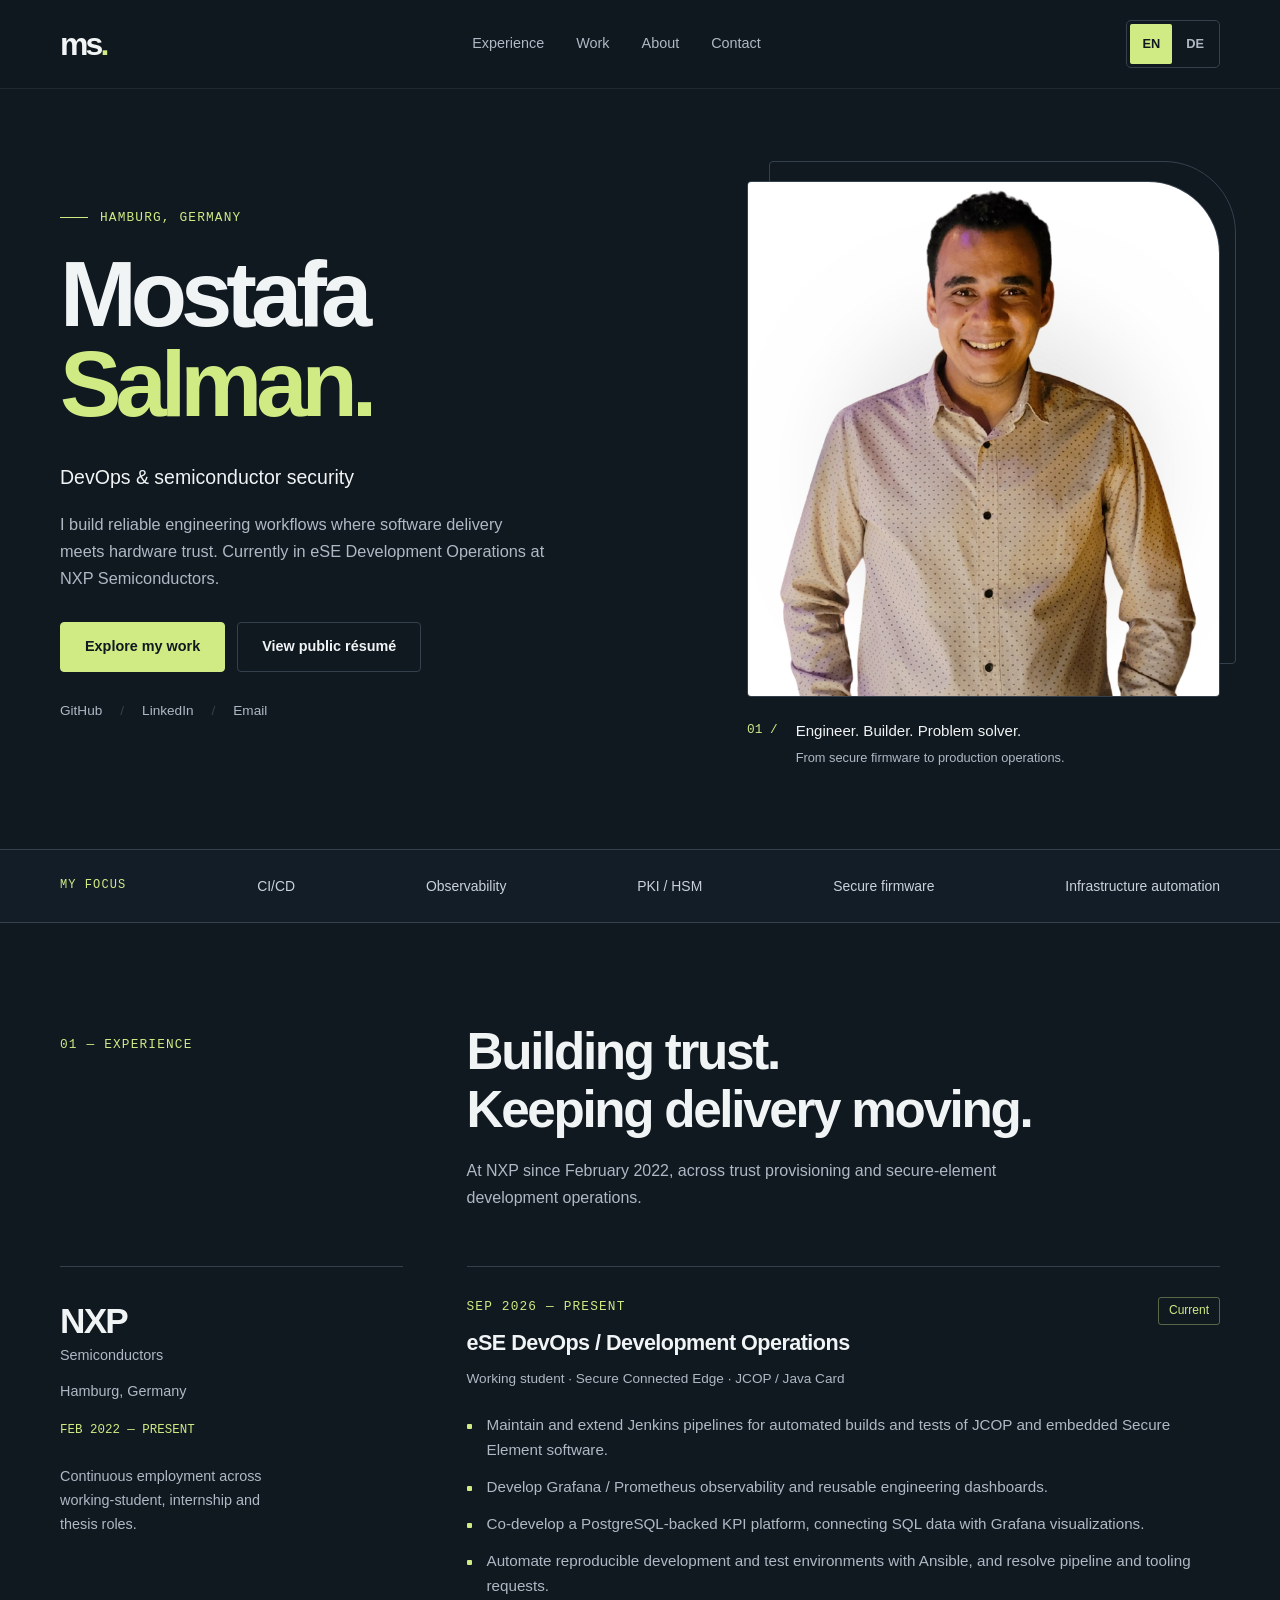
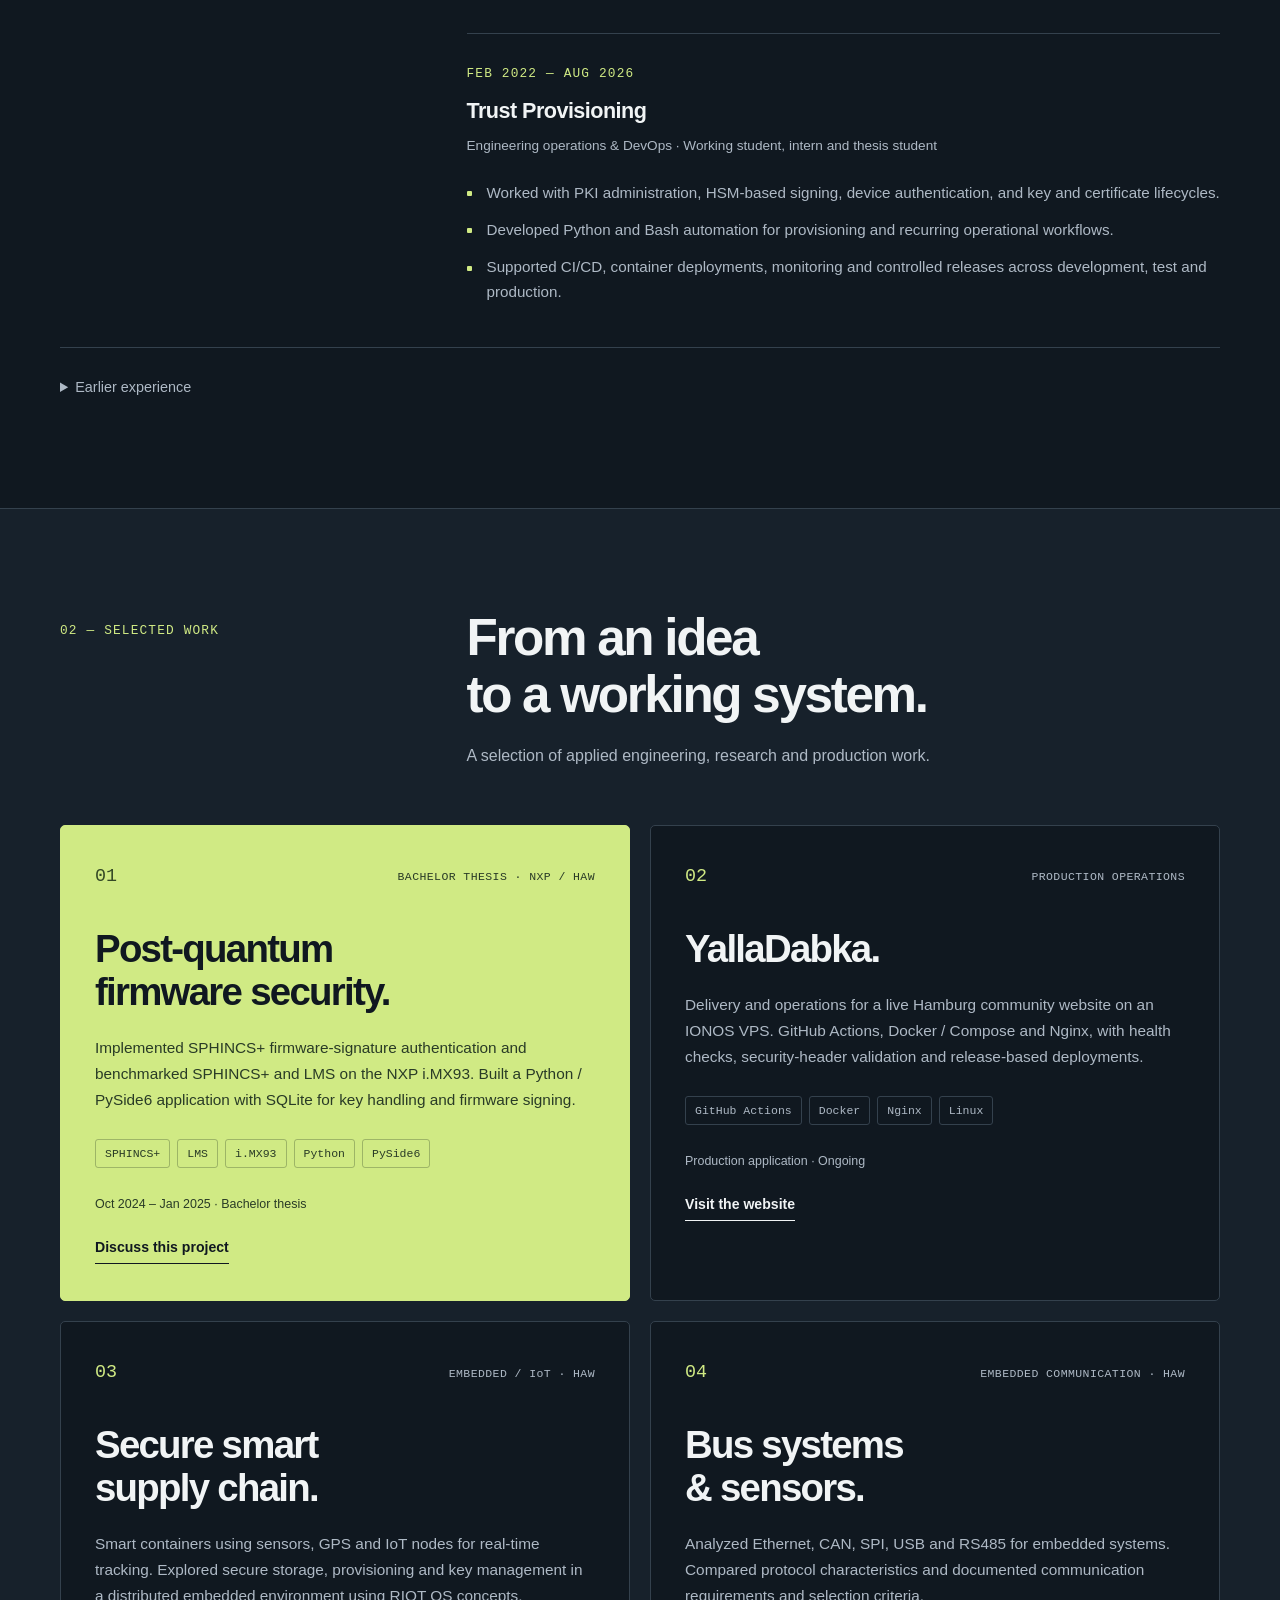
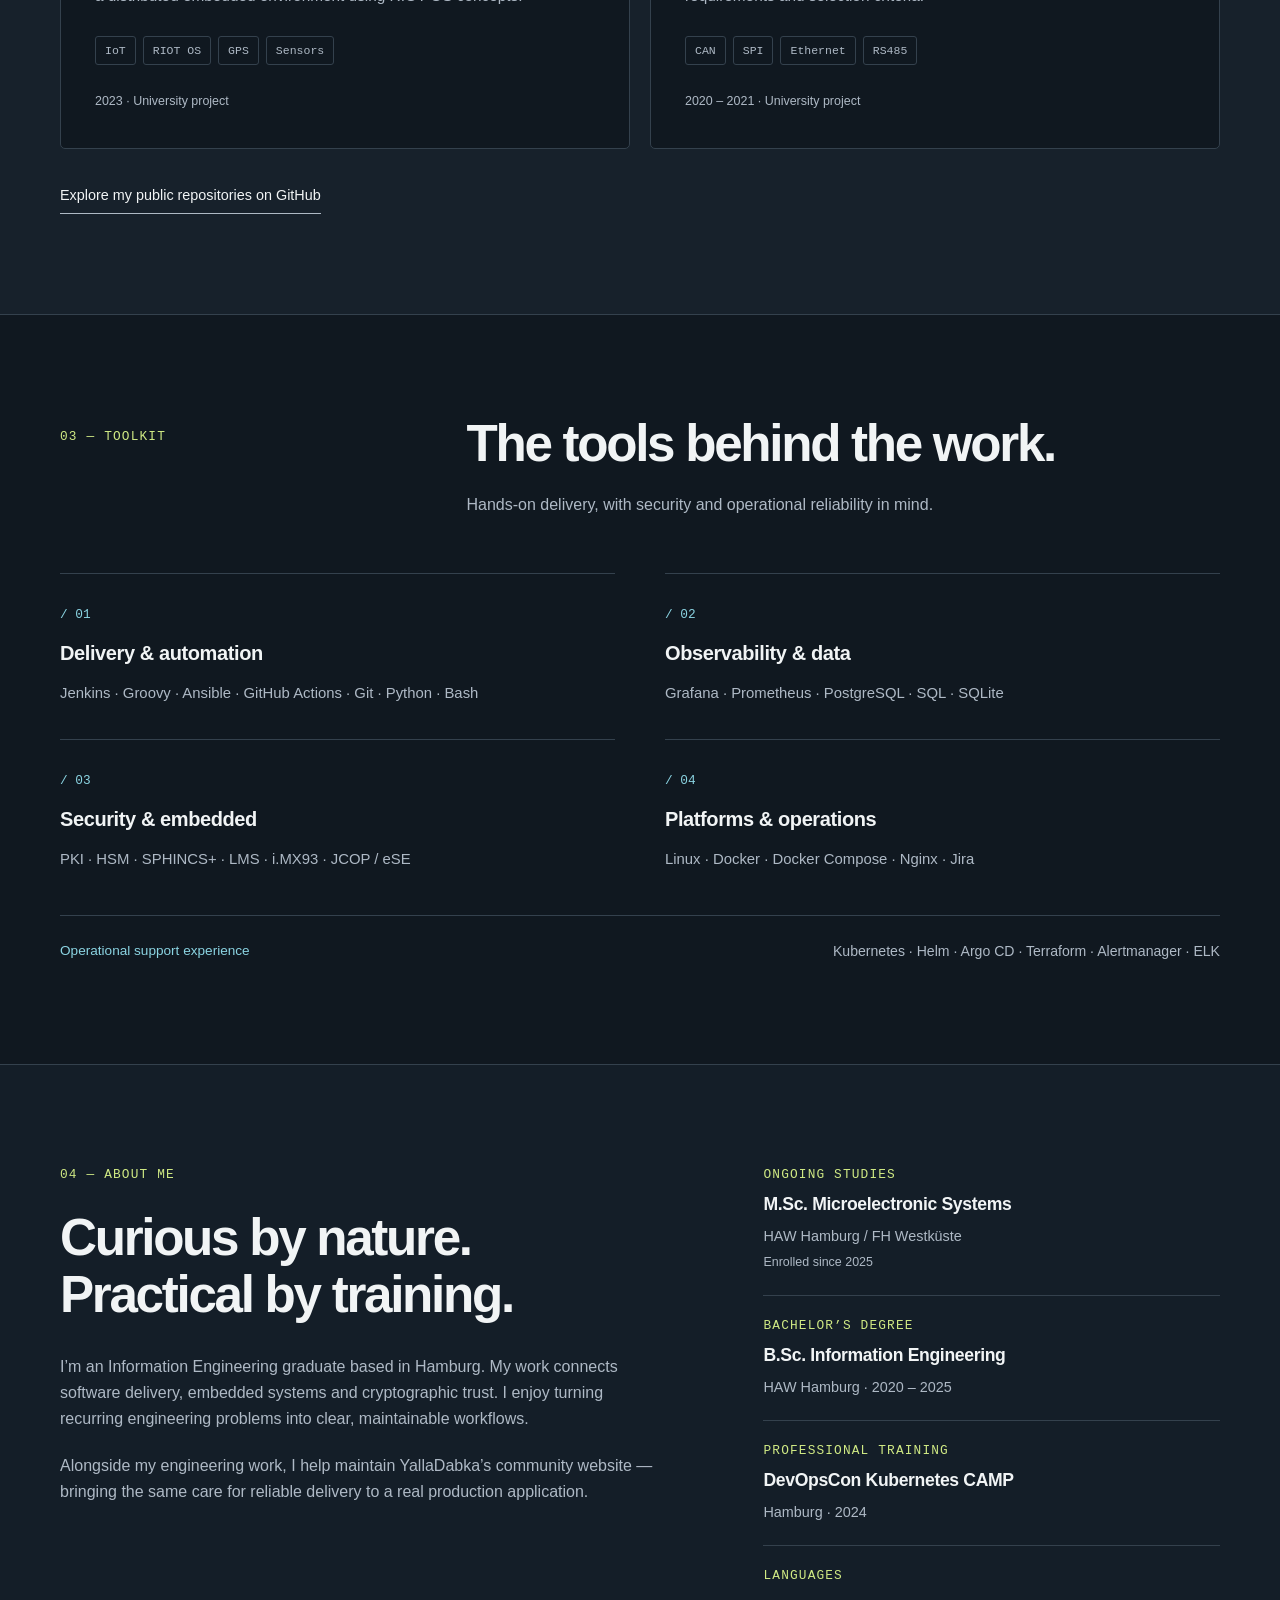
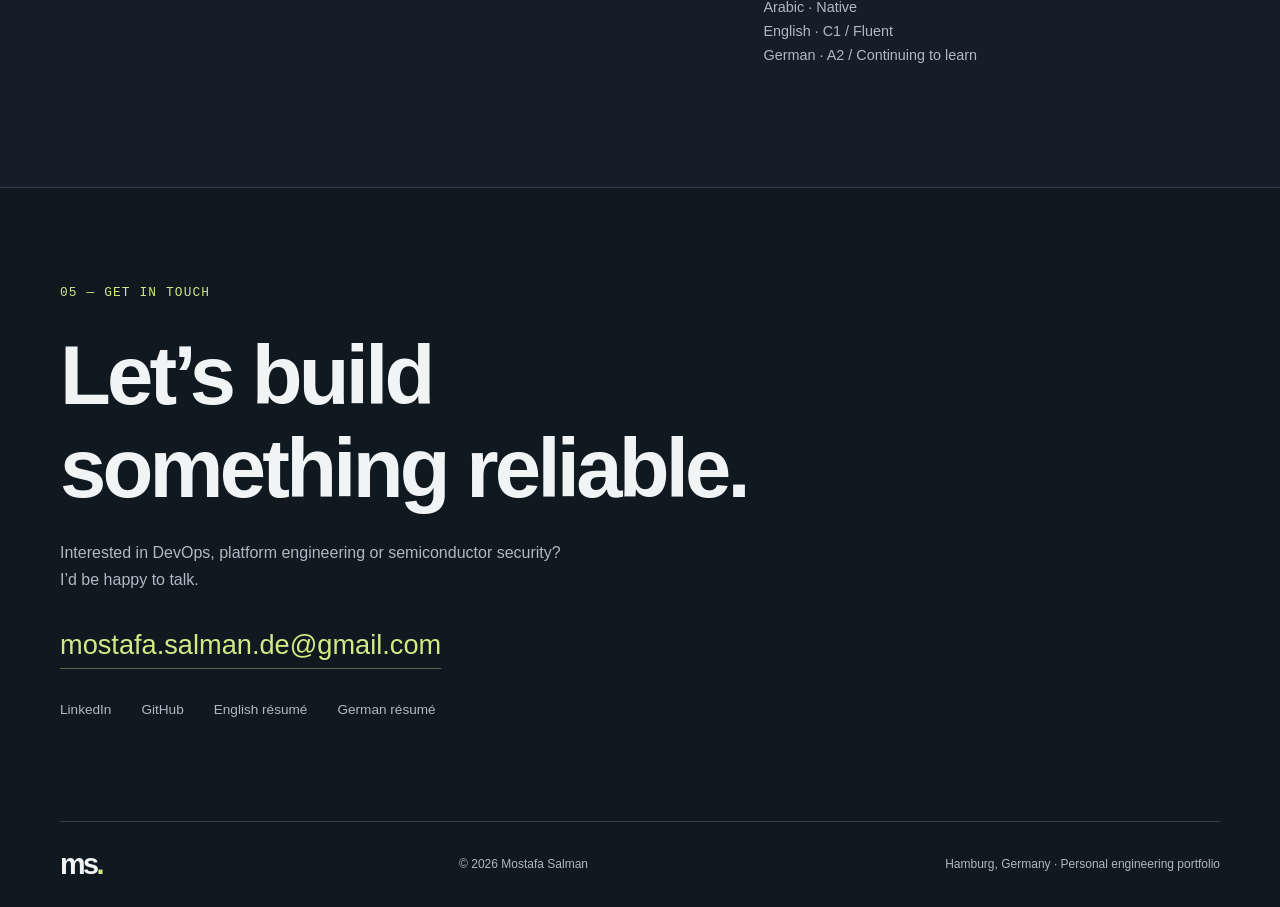
<file: index.html>
<!doctype html>
<html lang="en">
<head>
  <meta charset="utf-8">
  <meta name="viewport" content="width=device-width, initial-scale=1">
  <title>Mostafa Salman · DevOps &amp; Semiconductor Security</title>
  <meta name="description" content="Mostafa Salman, DevOps engineer in Hamburg. NXP eSE development operations, CI/CD, observability, PKI/HSM and post-quantum firmware security.">
  <meta name="theme-color" content="#101820">
  <meta property="og:type" content="website">
  <meta property="og:title" content="Mostafa Salman · DevOps &amp; Semiconductor Security">
  <meta property="og:description" content="Engineering reliable delivery, from secure elements to production systems. Explore my experience and selected work.">
  <link rel="icon" href="assets/favicon.svg" type="image/svg+xml">
  <link rel="stylesheet" href="styles.css">
  <script src="script.js" defer></script>
</head>
<body>
  <a class="skip-link" href="#main" data-i18n="skip">Skip to content</a>
  <header class="header">
    <div class="header-inner wrap">
      <a class="wordmark" href="#home" aria-label="Mostafa Salman home">ms<span>.</span></a>
      <nav class="desktop-nav" aria-label="Main navigation" data-i18n-aria="nav">
        <a href="#experience" data-i18n="navExperience">Experience</a>
        <a href="#work" data-i18n="navWork">Work</a>
        <a href="#about" data-i18n="navAbout">About</a>
        <a href="#contact" data-i18n="navContact">Contact</a>
      </nav>
      <div class="header-controls">
        <div class="language-switch" role="group" aria-label="Language" data-i18n-aria="language">
          <button type="button" data-language="en" aria-pressed="true" lang="en" aria-label="English">EN</button>
          <button type="button" data-language="de" aria-pressed="false" lang="de" aria-label="Deutsch">DE</button>
        </div>
        <details class="mobile-nav">
          <summary data-i18n="menu">Menu</summary>
          <nav aria-label="Mobile navigation" data-i18n-aria="mobileNav">
            <a href="#experience" data-i18n="navExperience">Experience</a>
            <a href="#work" data-i18n="navWork">Work</a>
            <a href="#about" data-i18n="navAbout">About</a>
            <a href="#contact" data-i18n="navContact">Contact</a>
          </nav>
        </details>
      </div>
    </div>
  </header>
  <main id="main">
    <section class="hero wrap" id="home" aria-labelledby="hero-title">
      <div class="hero-copy">
        <p class="eyebrow"><span class="tiny-rule" aria-hidden="true"></span><span data-i18n="location">HAMBURG, GERMANY</span></p>
        <h1 id="hero-title">Mostafa<br><span>Salman.</span></h1>
        <p class="hero-role" data-i18n="role">DevOps &amp; semiconductor security</p>
        <p class="hero-intro" data-i18n="intro">I build reliable engineering workflows where software delivery meets hardware trust. Currently in eSE Development Operations at NXP Semiconductors.</p>
        <div class="hero-actions">
          <a class="button primary" href="#work" data-i18n="explore">Explore my work</a>
          <a class="button secondary cv-link" href="resume-en.html" data-i18n="download">View public résumé</a>
        </div>
        <div class="hero-links"><a href="https://github.com/Mose-Salman">GitHub</a><span aria-hidden="true">/</span><a href="https://www.linkedin.com/in/mostafa-salman">LinkedIn</a><span aria-hidden="true">/</span><a href="mailto:mostafa.salman.de@gmail.com" data-i18n="email">Email</a></div>
      </div>
      <figure class="portrait-panel">
        <div class="portrait-frame"><img src="assets/portrait.jpg" alt="Mostafa Salman" width="800" height="800" fetchpriority="high"></div>
        <figcaption><span class="portrait-number" aria-hidden="true">01 /</span><div><strong data-i18n="portraitRole">Engineer. Builder. Problem solver.</strong><span data-i18n="portraitSub">From secure firmware to production operations.</span></div></figcaption>
      </figure>
    </section>
    <div class="focus-band"><div class="wrap focus-inner"><p data-i18n="focusLabel">MY FOCUS</p><span>CI/CD</span><span>Observability</span><span>PKI / HSM</span><span data-i18n="secureFirmware">Secure firmware</span><span data-i18n="infrastructure">Infrastructure automation</span></div></div>
    <section class="section wrap" id="experience" aria-labelledby="experience-title">
      <div class="section-heading"><p class="eyebrow" data-i18n="expEyebrow">01 — EXPERIENCE</p><div><h2 id="experience-title" data-i18n="expTitle">Building trust.<br>Keeping delivery moving.</h2><p data-i18n="expIntro">At NXP since February 2022, across trust provisioning and secure-element development operations.</p></div></div>
      <div class="experience-layout">
        <aside class="company-block"><div class="company-name">NXP<span>Semiconductors</span></div><p data-i18n="companyLocation">Hamburg, Germany</p><p class="company-period" data-i18n="nxpPeriod">FEB 2022 — PRESENT</p><p class="subtle" data-i18n="companyNote">Continuous employment across working-student, internship and thesis roles.</p></aside>
        <div class="timeline">
          <article class="timeline-item"><div class="role-heading"><div><p class="eyebrow" data-i18n="currentPeriod">SEP 2026 — PRESENT</p><h3>eSE DevOps / Development Operations</h3></div><span class="role-badge" data-i18n="currentBadge">Current</span></div><p class="role-context" data-i18n="eseContext">Working student · Secure Connected Edge · JCOP / Java Card</p><ul><li data-i18n="ese1">Maintain and extend Jenkins pipelines for automated builds and tests of JCOP and embedded Secure Element software.</li><li data-i18n="ese2">Develop Grafana / Prometheus observability and reusable engineering dashboards.</li><li data-i18n="ese3">Co-develop a PostgreSQL-backed KPI platform, connecting SQL data with Grafana visualizations.</li><li data-i18n="ese4">Automate reproducible development and test environments with Ansible, and resolve pipeline and tooling requests.</li></ul></article>
          <article class="timeline-item"><div class="role-heading"><div><p class="eyebrow" data-i18n="trustPeriod">FEB 2022 — AUG 2026</p><h3>Trust Provisioning</h3></div></div><p class="role-context" data-i18n="trustContext">Engineering operations &amp; DevOps · Working student, intern and thesis student</p><ul><li data-i18n="trust1">Worked with PKI administration, HSM-based signing, device authentication, and key and certificate lifecycles.</li><li data-i18n="trust2">Developed Python and Bash automation for provisioning and recurring operational workflows.</li><li data-i18n="trust3">Supported CI/CD, container deployments, monitoring and controlled releases across development, test and production.</li></ul></article>
        </div>
      </div>
      <details class="earlier"><summary data-i18n="earlier">Earlier experience</summary><div class="earlier-grid"><article><p class="eyebrow">JUN — OCT 2023</p><h3>HAW Hamburg</h3><p data-i18n="research">Undergraduate research assistant in the International Economics Program: data analysis, literature review and interactive learning materials.</p></article><article><p class="eyebrow">JUL — AUG 2019</p><h3>MIT</h3><p data-i18n="robotics">Robotics engineering intern: autonomous robots for sample collection and communication tasks.</p></article></div></details>
    </section>
    <section class="work-section" id="work" aria-labelledby="work-title"><div class="wrap section">
      <div class="section-heading"><p class="eyebrow" data-i18n="workEyebrow">02 — SELECTED WORK</p><div><h2 id="work-title" data-i18n="workTitle">From an idea<br>to a working system.</h2><p data-i18n="workIntro">A selection of applied engineering, research and production work.</p></div></div>
      <div class="project-grid">
        <article class="project project-featured"><div class="project-top"><span class="project-index">01</span><span class="project-kind" data-i18n="thesisTag">BACHELOR THESIS · NXP / HAW</span></div><h3 data-i18n="thesisTitle">Post-quantum<br>firmware security.</h3><p data-i18n="thesisText">Implemented SPHINCS+ firmware-signature authentication and benchmarked SPHINCS+ and LMS on the NXP i.MX93. Built a Python / PySide6 application with SQLite for key handling and firmware signing.</p><div class="tags"><span>SPHINCS+</span><span>LMS</span><span>i.MX93</span><span>Python</span><span>PySide6</span></div><p class="project-footnote" data-i18n="thesisNote">Oct 2024 – Jan 2025 · Bachelor thesis</p><a class="text-link" href="mailto:mostafa.salman.de@gmail.com?subject=Firmware%20security%20project" data-i18n="discuss">Discuss this project</a></article>
        <article class="project"><div class="project-top"><span class="project-index">02</span><span class="project-kind" data-i18n="productionTag">PRODUCTION OPERATIONS</span></div><h3>YallaDabka.</h3><p data-i18n="yallaText">Delivery and operations for a live Hamburg community website on an IONOS VPS. GitHub Actions, Docker / Compose and Nginx, with health checks, security-header validation and release-based deployments.</p><div class="tags"><span>GitHub Actions</span><span>Docker</span><span>Nginx</span><span>Linux</span></div><p class="project-footnote" data-i18n="yallaNote">Production application · Ongoing</p><a class="text-link" href="https://yalladabka.de" data-i18n="visit">Visit the website</a></article>
        <article class="project"><div class="project-top"><span class="project-index">03</span><span class="project-kind" data-i18n="embeddedTag">EMBEDDED / IoT · HAW</span></div><h3 data-i18n="supplyTitle">Secure smart<br>supply chain.</h3><p data-i18n="supplyText">Smart containers using sensors, GPS and IoT nodes for real-time tracking. Explored secure storage, provisioning and key management in a distributed embedded environment using RIOT OS concepts.</p><div class="tags"><span>IoT</span><span>RIOT OS</span><span>GPS</span><span data-i18n="sensors">Sensors</span></div><p class="project-footnote" data-i18n="supplyNote">2023 · University project</p></article>
        <article class="project"><div class="project-top"><span class="project-index">04</span><span class="project-kind" data-i18n="protocolTag">EMBEDDED COMMUNICATION · HAW</span></div><h3 data-i18n="busTitle">Bus systems<br>&amp; sensors.</h3><p data-i18n="busText">Analyzed Ethernet, CAN, SPI, USB and RS485 for embedded systems. Compared protocol characteristics and documented communication requirements and selection criteria.</p><div class="tags"><span>CAN</span><span>SPI</span><span>Ethernet</span><span>RS485</span></div><p class="project-footnote" data-i18n="busNote">2020 – 2021 · University project</p></article>
      </div>
      <a class="github-link" href="https://github.com/Mose-Salman" data-i18n="moreGit">Explore my public repositories on GitHub</a>
    </div></section>
    <section class="section wrap" id="skills" aria-labelledby="skills-title">
      <div class="section-heading"><p class="eyebrow" data-i18n="skillsEyebrow">03 — TOOLKIT</p><div><h2 id="skills-title" data-i18n="skillsTitle">The tools behind the work.</h2><p data-i18n="skillsIntro">Hands-on delivery, with security and operational reliability in mind.</p></div></div>
      <div class="skill-grid">
        <article><span class="skill-number">/ 01</span><h3 data-i18n="automation">Delivery &amp; automation</h3><p>Jenkins · Groovy · Ansible · GitHub Actions · Git · Python · Bash</p></article>
        <article><span class="skill-number">/ 02</span><h3 data-i18n="observability">Observability &amp; data</h3><p>Grafana · Prometheus · PostgreSQL · SQL · SQLite</p></article>
        <article><span class="skill-number">/ 03</span><h3 data-i18n="security">Security &amp; embedded</h3><p>PKI · HSM · SPHINCS+ · LMS · i.MX93 · JCOP / eSE</p></article>
        <article><span class="skill-number">/ 04</span><h3 data-i18n="runtime">Platforms &amp; operations</h3><p>Linux · Docker · Docker Compose · Nginx · Jira</p></article>
      </div>
      <div class="support-tools"><span data-i18n="supportLabel">Operational support experience</span><p>Kubernetes · Helm · Argo CD · Terraform · Alertmanager · ELK</p></div>
    </section>
    <section class="about-section" id="about" aria-labelledby="about-title"><div class="section wrap about-grid">
      <div><p class="eyebrow" data-i18n="aboutEyebrow">04 — ABOUT ME</p><h2 id="about-title" data-i18n="aboutTitle">Curious by nature.<br>Practical by training.</h2><p class="about-copy" data-i18n="aboutText">I’m an Information Engineering graduate based in Hamburg. My work connects software delivery, embedded systems and cryptographic trust. I enjoy turning recurring engineering problems into clear, maintainable workflows.</p><p class="about-copy" data-i18n="aboutText2">Alongside my engineering work, I help maintain YallaDabka’s community website — bringing the same care for reliable delivery to a real production application.</p></div>
      <div class="education-list">
        <article><p class="eyebrow" data-i18n="ongoing">ONGOING STUDIES</p><h3>M.Sc. Microelectronic Systems</h3><p>HAW Hamburg / FH Westküste</p><span class="subtle" data-i18n="masterNote">Enrolled since 2025</span></article>
        <article><p class="eyebrow" data-i18n="degree">BACHELOR’S DEGREE</p><h3>B.Sc. Information Engineering</h3><p>HAW Hamburg · 2020 – 2025</p></article>
        <article><p class="eyebrow" data-i18n="training">PROFESSIONAL TRAINING</p><h3>DevOpsCon Kubernetes CAMP</h3><p>Hamburg · 2024</p></article>
        <article><p class="eyebrow" data-i18n="languagesTitle">LANGUAGES</p><p data-i18n="languagesText">Arabic · Native<br>English · C1 / Fluent<br>German · A2 / Continuing to learn</p></article>
      </div>
    </div></section>
    <section class="section wrap contact" id="contact" aria-labelledby="contact-title">
      <p class="eyebrow" data-i18n="contactEyebrow">05 — GET IN TOUCH</p><h2 id="contact-title" data-i18n="contactTitle">Let’s build<br>something reliable.</h2><p data-i18n="contactText">Interested in DevOps, platform engineering or semiconductor security? I’d be happy to talk.</p><a class="contact-email" href="mailto:mostafa.salman.de@gmail.com">mostafa.salman.de@gmail.com</a><div class="contact-links"><a href="https://www.linkedin.com/in/mostafa-salman">LinkedIn</a><a href="https://github.com/Mose-Salman">GitHub</a><a href="resume-en.html" lang="en" data-i18n="cvEn">English résumé</a><a href="resume-de.html" lang="de" data-i18n="cvDe">German résumé</a></div>
    </section>
  </main>
  <footer class="footer wrap"><a class="wordmark" href="#home" aria-label="Back to top">ms<span>.</span></a><p>© 2026 Mostafa Salman</p><p data-i18n="footer">Hamburg, Germany · Personal engineering portfolio</p></footer>
</body>
</html>
</file>
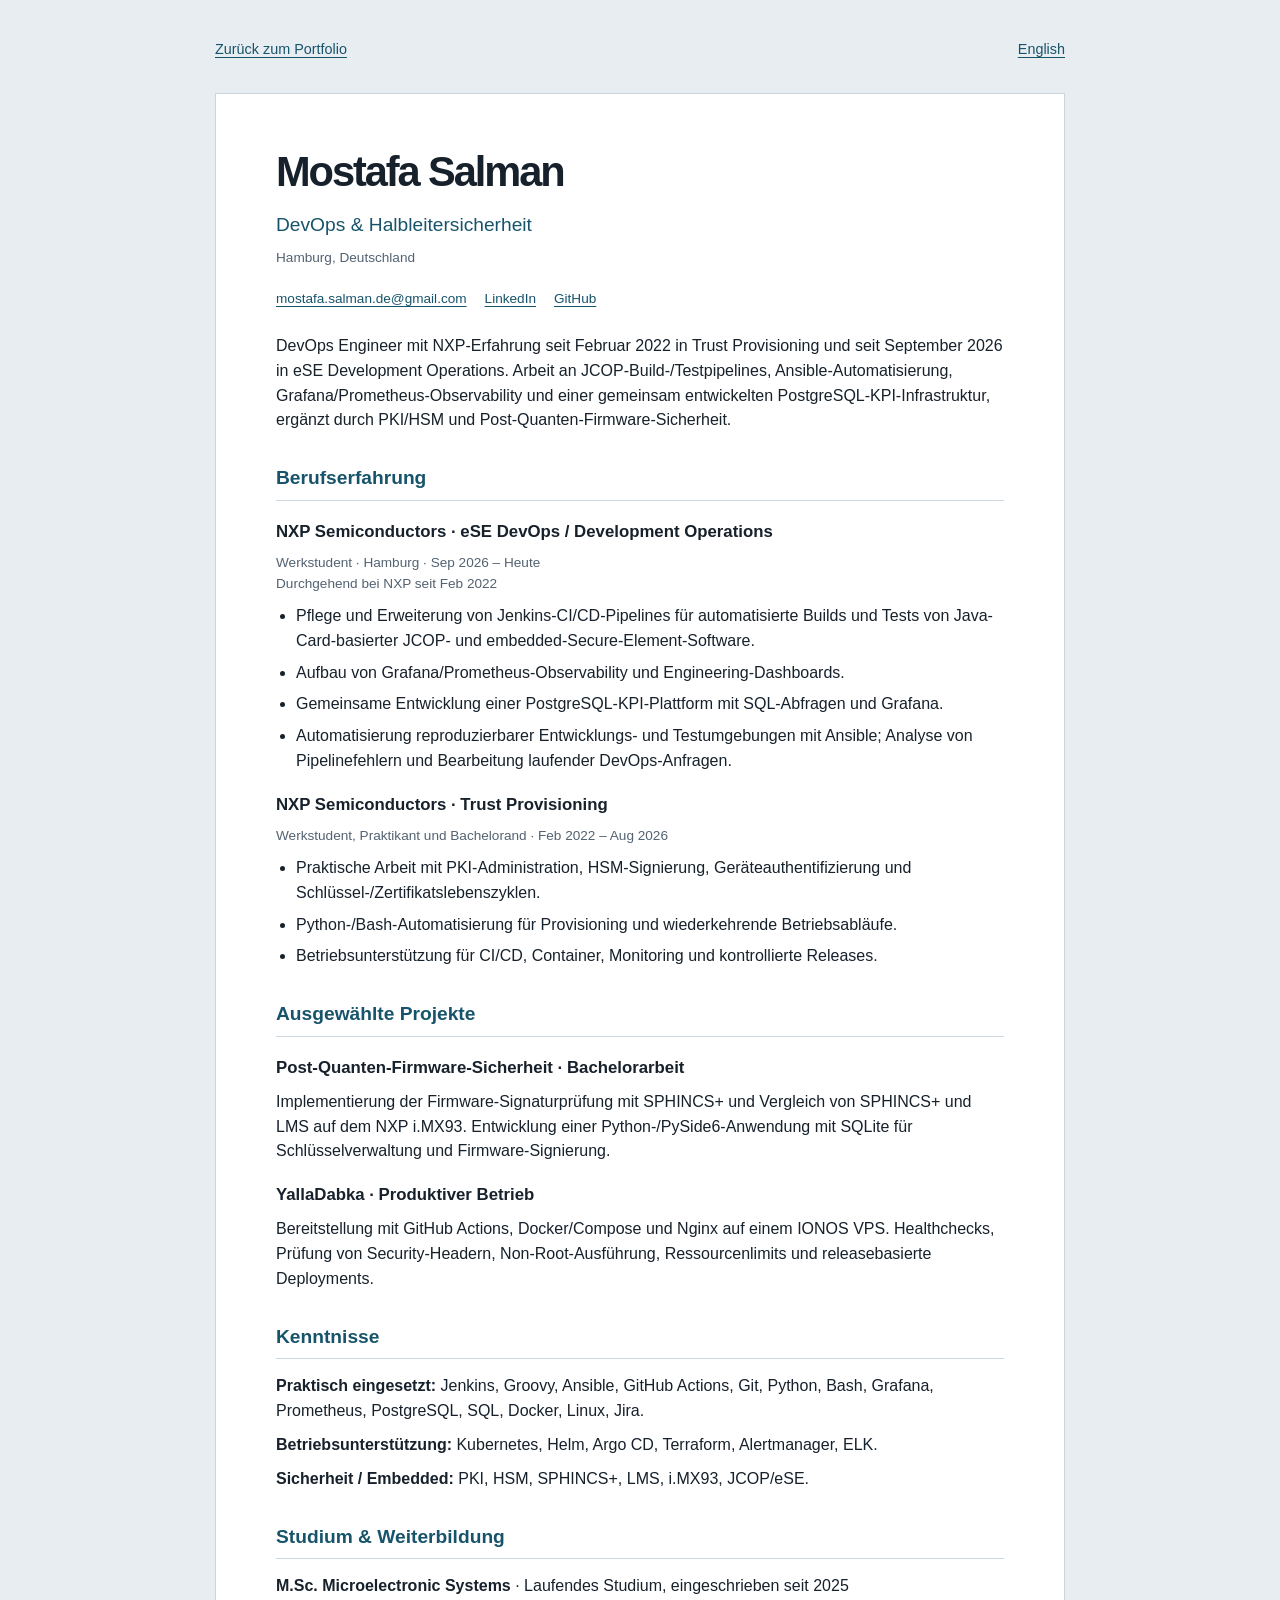
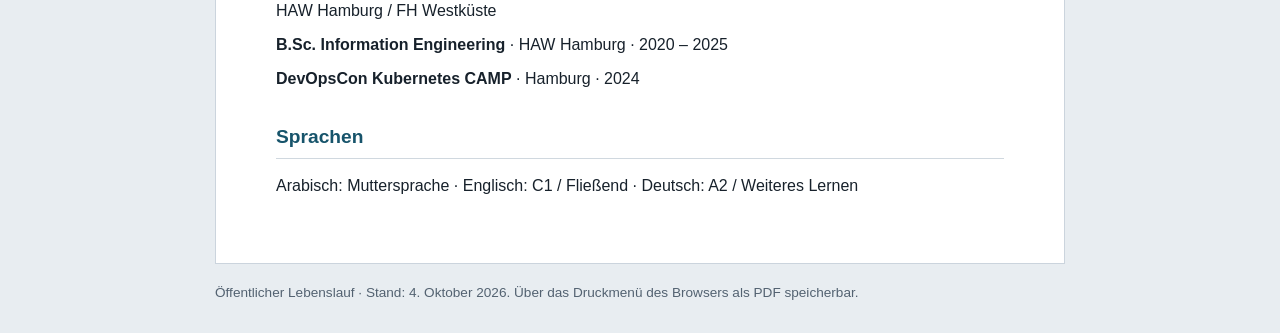
<file: resume-de.html>
<!doctype html><html lang="de"><head><meta charset="utf-8"><meta name="viewport" content="width=device-width,initial-scale=1"><title>Mostafa Salman · Öffentlicher Lebenslauf</title><meta name="description" content="Öffentlicher beruflicher Lebenslauf von Mostafa Salman, DevOps Engineer in Hamburg."><link rel="stylesheet" href="resume.css"><link rel="icon" href="assets/favicon.svg" type="image/svg+xml"></head><body>
<nav class="toolbar" aria-label="Lebenslauf-Navigation"><a href="index.html?lang=de">Zurück zum Portfolio</a><a href="resume-en.html" lang="en">English</a></nav>
<article><header><h1>Mostafa Salman</h1><p class="subtitle">DevOps &amp; Halbleitersicherheit</p><p class="meta">Hamburg, Deutschland</p><div class="contact"><a href="mailto:mostafa.salman.de@gmail.com">mostafa.salman.de@gmail.com</a><a href="https://www.linkedin.com/in/mostafa-salman">LinkedIn</a><a href="https://github.com/Mose-Salman">GitHub</a></div></header>
<p class="summary">DevOps Engineer mit NXP-Erfahrung seit Februar 2022 in Trust Provisioning und seit September 2026 in eSE Development Operations. Arbeit an JCOP-Build-/Testpipelines, Ansible-Automatisierung, Grafana/Prometheus-Observability und einer gemeinsam entwickelten PostgreSQL-KPI-Infrastruktur, ergänzt durch PKI/HSM und Post-Quanten-Firmware-Sicherheit.</p>
<h2>Berufserfahrung</h2><h3>NXP Semiconductors · eSE DevOps / Development Operations</h3><p class="meta">Werkstudent · Hamburg · Sep 2026 – Heute<br>Durchgehend bei NXP seit Feb 2022</p><ul><li>Pflege und Erweiterung von Jenkins-CI/CD-Pipelines für automatisierte Builds und Tests von Java-Card-basierter JCOP- und embedded-Secure-Element-Software.</li><li>Aufbau von Grafana/Prometheus-Observability und Engineering-Dashboards.</li><li>Gemeinsame Entwicklung einer PostgreSQL-KPI-Plattform mit SQL-Abfragen und Grafana.</li><li>Automatisierung reproduzierbarer Entwicklungs- und Testumgebungen mit Ansible; Analyse von Pipelinefehlern und Bearbeitung laufender DevOps-Anfragen.</li></ul>
<h3>NXP Semiconductors · Trust Provisioning</h3><p class="meta">Werkstudent, Praktikant und Bachelorand · Feb 2022 – Aug 2026</p><ul><li>Praktische Arbeit mit PKI-Administration, HSM-Signierung, Geräteauthentifizierung und Schlüssel-/Zertifikatslebenszyklen.</li><li>Python-/Bash-Automatisierung für Provisioning und wiederkehrende Betriebsabläufe.</li><li>Betriebsunterstützung für CI/CD, Container, Monitoring und kontrollierte Releases.</li></ul>
<h2>Ausgewählte Projekte</h2><h3>Post-Quanten-Firmware-Sicherheit · Bachelorarbeit</h3><p>Implementierung der Firmware-Signaturprüfung mit SPHINCS+ und Vergleich von SPHINCS+ und LMS auf dem NXP i.MX93. Entwicklung einer Python-/PySide6-Anwendung mit SQLite für Schlüsselverwaltung und Firmware-Signierung.</p><h3>YallaDabka · Produktiver Betrieb</h3><p>Bereitstellung mit GitHub Actions, Docker/Compose und Nginx auf einem IONOS VPS. Healthchecks, Prüfung von Security-Headern, Non-Root-Ausführung, Ressourcenlimits und releasebasierte Deployments.</p>
<h2>Kenntnisse</h2><p><strong>Praktisch eingesetzt:</strong> Jenkins, Groovy, Ansible, GitHub Actions, Git, Python, Bash, Grafana, Prometheus, PostgreSQL, SQL, Docker, Linux, Jira.</p><p><strong>Betriebsunterstützung:</strong> Kubernetes, Helm, Argo CD, Terraform, Alertmanager, ELK.</p><p><strong>Sicherheit / Embedded:</strong> PKI, HSM, SPHINCS+, LMS, i.MX93, JCOP/eSE.</p>
<h2>Studium &amp; Weiterbildung</h2><p><strong>M.Sc. Microelectronic Systems</strong> · Laufendes Studium, eingeschrieben seit 2025<br>HAW Hamburg / FH Westküste</p><p><strong>B.Sc. Information Engineering</strong> · HAW Hamburg · 2020 – 2025</p><p><strong>DevOpsCon Kubernetes CAMP</strong> · Hamburg · 2024</p><h2>Sprachen</h2><p>Arabisch: Muttersprache · Englisch: C1 / Fließend · Deutsch: A2 / Weiteres Lernen</p>
</article><p class="note">Öffentlicher Lebenslauf · Stand: 4. Oktober 2026. Über das Druckmenü des Browsers als PDF speicherbar.</p></body></html>
</file>
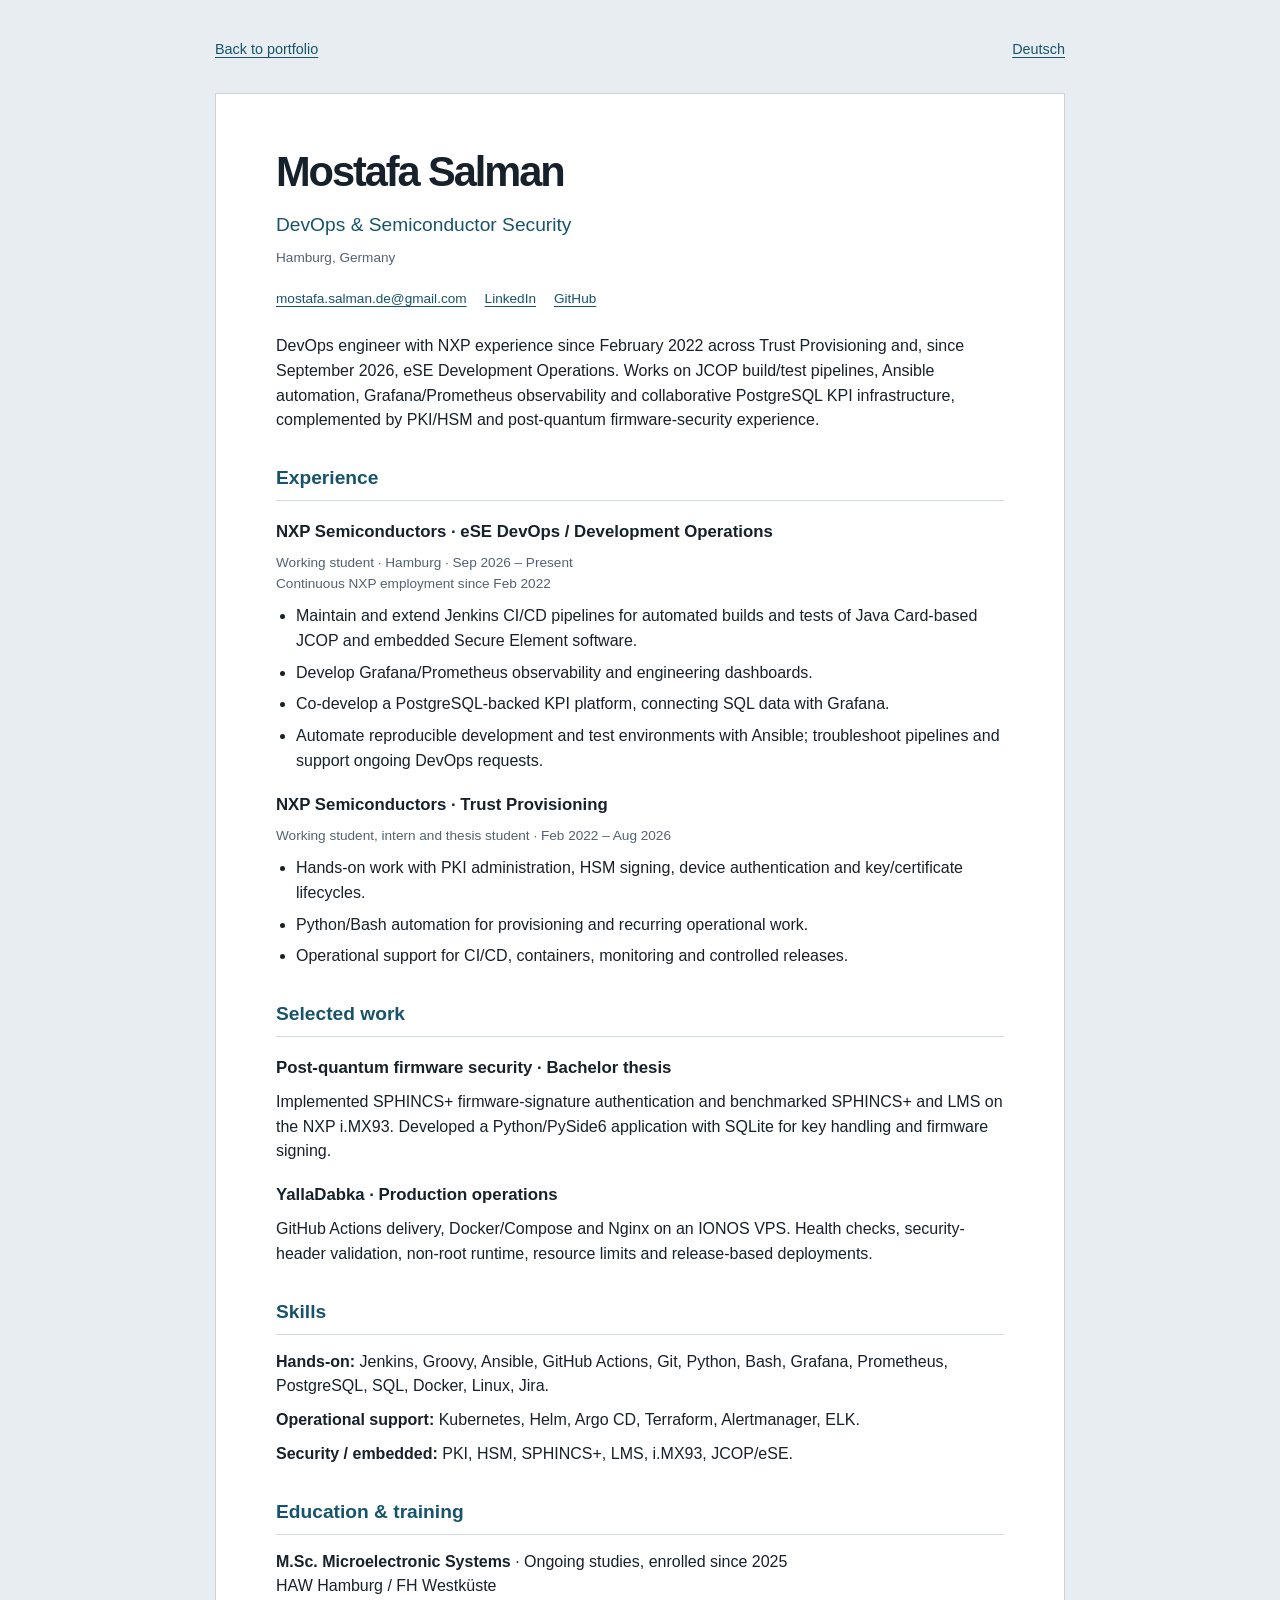
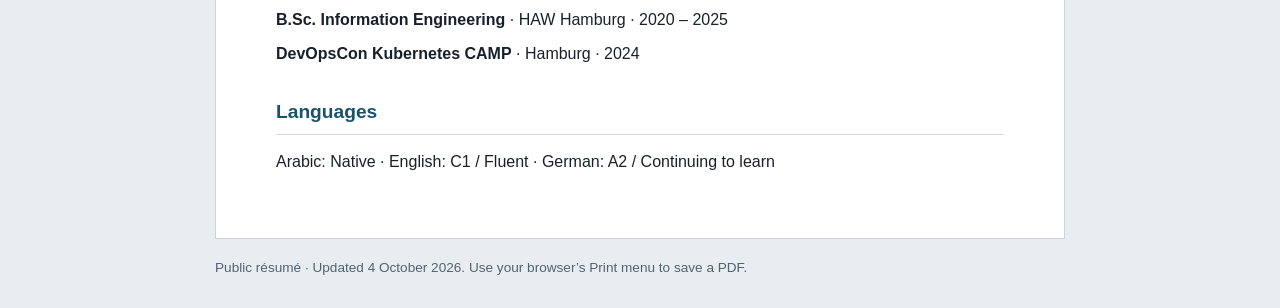
<file: resume-en.html>
<!doctype html><html lang="en"><head><meta charset="utf-8"><meta name="viewport" content="width=device-width,initial-scale=1"><title>Mostafa Salman · Public résumé</title><meta name="description" content="Public professional résumé of Mostafa Salman, DevOps engineer in Hamburg."><link rel="stylesheet" href="resume.css"><link rel="icon" href="assets/favicon.svg" type="image/svg+xml"></head><body>
<nav class="toolbar" aria-label="Résumé navigation"><a href="index.html">Back to portfolio</a><a href="resume-de.html" lang="de">Deutsch</a></nav>
<article><header><h1>Mostafa Salman</h1><p class="subtitle">DevOps &amp; Semiconductor Security</p><p class="meta">Hamburg, Germany</p><div class="contact"><a href="mailto:mostafa.salman.de@gmail.com">mostafa.salman.de@gmail.com</a><a href="https://www.linkedin.com/in/mostafa-salman">LinkedIn</a><a href="https://github.com/Mose-Salman">GitHub</a></div></header>
<p class="summary">DevOps engineer with NXP experience since February 2022 across Trust Provisioning and, since September 2026, eSE Development Operations. Works on JCOP build/test pipelines, Ansible automation, Grafana/Prometheus observability and collaborative PostgreSQL KPI infrastructure, complemented by PKI/HSM and post-quantum firmware-security experience.</p>
<h2>Experience</h2><h3>NXP Semiconductors · eSE DevOps / Development Operations</h3><p class="meta">Working student · Hamburg · Sep 2026 – Present<br>Continuous NXP employment since Feb 2022</p><ul><li>Maintain and extend Jenkins CI/CD pipelines for automated builds and tests of Java Card-based JCOP and embedded Secure Element software.</li><li>Develop Grafana/Prometheus observability and engineering dashboards.</li><li>Co-develop a PostgreSQL-backed KPI platform, connecting SQL data with Grafana.</li><li>Automate reproducible development and test environments with Ansible; troubleshoot pipelines and support ongoing DevOps requests.</li></ul>
<h3>NXP Semiconductors · Trust Provisioning</h3><p class="meta">Working student, intern and thesis student · Feb 2022 – Aug 2026</p><ul><li>Hands-on work with PKI administration, HSM signing, device authentication and key/certificate lifecycles.</li><li>Python/Bash automation for provisioning and recurring operational work.</li><li>Operational support for CI/CD, containers, monitoring and controlled releases.</li></ul>
<h2>Selected work</h2><h3>Post-quantum firmware security · Bachelor thesis</h3><p>Implemented SPHINCS+ firmware-signature authentication and benchmarked SPHINCS+ and LMS on the NXP i.MX93. Developed a Python/PySide6 application with SQLite for key handling and firmware signing.</p><h3>YallaDabka · Production operations</h3><p>GitHub Actions delivery, Docker/Compose and Nginx on an IONOS VPS. Health checks, security-header validation, non-root runtime, resource limits and release-based deployments.</p>
<h2>Skills</h2><p><strong>Hands-on:</strong> Jenkins, Groovy, Ansible, GitHub Actions, Git, Python, Bash, Grafana, Prometheus, PostgreSQL, SQL, Docker, Linux, Jira.</p><p><strong>Operational support:</strong> Kubernetes, Helm, Argo CD, Terraform, Alertmanager, ELK.</p><p><strong>Security / embedded:</strong> PKI, HSM, SPHINCS+, LMS, i.MX93, JCOP/eSE.</p>
<h2>Education &amp; training</h2><p><strong>M.Sc. Microelectronic Systems</strong> · Ongoing studies, enrolled since 2025<br>HAW Hamburg / FH Westküste</p><p><strong>B.Sc. Information Engineering</strong> · HAW Hamburg · 2020 – 2025</p><p><strong>DevOpsCon Kubernetes CAMP</strong> · Hamburg · 2024</p><h2>Languages</h2><p>Arabic: Native · English: C1 / Fluent · German: A2 / Continuing to learn</p>
</article><p class="note">Public résumé · Updated 4 October 2026. Use your browser’s Print menu to save a PDF.</p></body></html>
</file>
<file: styles.css>
@charset "UTF-8";
:root{--bg:#101820;--surface:#18222c;--text:#f1f4f5;--muted:#aeb9c5;--line:#34414d;--accent:#d0ea84;--cyan:#8bd4e2;--max:1160px;color-scheme:dark;font-family:Inter,"Segoe UI",Arial,sans-serif;font-size:16px;scroll-behavior:smooth;scroll-padding-top:100px}
*{box-sizing:border-box}body{margin:0;background:var(--bg);color:var(--text);line-height:1.65}a{color:inherit;text-decoration:none}a,button,summary{-webkit-tap-highlight-color:transparent}a:focus-visible,button:focus-visible,summary:focus-visible{outline:3px solid var(--accent);outline-offset:6px}button{font:inherit}img{display:block;width:100%;height:auto}p,h1,h2,h3,figure{margin:0}p+p{margin-top:1rem}h1,h2,h3{line-height:1.12;letter-spacing:-.045em}h2{font-size:clamp(2.15rem,4vw,3.5rem);font-weight:600}h3{font-size:1.5rem;font-weight:600}p{color:var(--muted)}.wrap{width:min(var(--max),calc(100% - 96px));margin-inline:auto}.section{padding-block:100px}.eyebrow{font-family:"SFMono-Regular",Consolas,monospace;font-size:.8rem;font-weight:500;letter-spacing:.09em;line-height:1.6;color:var(--accent)}.subtle{font-size:.9rem;color:var(--muted)}.skip-link{position:fixed;top:0;left:1rem;transform:translateY(-120%);z-index:99;padding:12px 18px;background:var(--accent);color:var(--bg)}.skip-link:focus{transform:translateY(0)}
.header{position:sticky;top:0;z-index:20;background:#101820f5;border-bottom:1px solid #34414d70}.header-inner{min-height:88px;display:flex;align-items:center;justify-content:space-between;gap:24px}.wordmark{font-size:2rem;font-weight:750;letter-spacing:-.09em;line-height:1}.wordmark span{color:var(--accent)}.desktop-nav{display:flex;gap:32px;font-size:.9rem;color:var(--muted)}.desktop-nav a:hover,.hero-links a:hover,.contact-links a:hover{color:var(--accent)}.header-controls{display:flex;align-items:center;gap:18px}.language-switch{display:flex;gap:2px;border:1px solid var(--line);border-radius:5px;padding:3px}.language-switch button{border:0;background:transparent;color:var(--muted);padding:9px 12px;font-size:.8rem;font-weight:600;cursor:pointer;border-radius:2px;min-height:38px}.language-switch button[aria-pressed="true"]{background:var(--accent);color:var(--bg)}.mobile-nav{display:none}
.hero{display:grid;grid-template-columns:1.3fr 1fr;gap:72px;align-items:center;min-height:700px;padding-block:72px 80px}.hero .eyebrow{display:flex;align-items:center;gap:12px}.tiny-rule{width:28px;height:1px;background:var(--accent)}h1{font-size:clamp(4.2rem,7.2vw,6.5rem);font-weight:700;margin-top:22px;letter-spacing:-.065em;line-height:.98}h1 span{color:var(--accent)}.hero-role{font-size:1.22rem;font-weight:500;color:var(--text);margin-top:30px}.hero-intro{font-size:1.02rem;max-width:490px;margin-top:18px}.hero-actions{display:flex;gap:12px;flex-wrap:wrap;margin-top:30px}.button{display:inline-flex;align-items:center;justify-content:center;min-height:50px;border:1px solid var(--line);padding:11px 24px;border-radius:4px;font-size:.9rem;font-weight:600;transition:background .2s,color .2s}.primary{background:var(--accent);color:var(--bg);border-color:var(--accent)}.primary:hover{background:#e1f4b2}.secondary:hover{background:var(--surface)}.hero-links{display:flex;align-items:center;gap:18px;font-size:.85rem;margin-top:28px;color:var(--muted)}.hero-links span{color:var(--line)}.portrait-panel{position:relative;padding-top:20px}.portrait-frame{overflow:hidden;aspect-ratio:1/1.09;background:#f4f4f4;border-radius:4px 72px 4px 4px;border:1px solid var(--line)}.portrait-frame img{height:100%;object-fit:cover;object-position:50% 50%}.portrait-panel:before{content:"";position:absolute;inset:0 -16px 105px 22px;border:1px solid var(--line);border-radius:4px 72px 4px 4px;z-index:-1}.portrait-panel figcaption{display:flex;gap:18px;align-items:flex-start;margin-top:22px}.portrait-number{color:var(--accent);font-family:Consolas,monospace;font-size:.8rem}.portrait-panel strong{font-size:.94rem;font-weight:500;display:block}.portrait-panel figcaption div>span{display:block;font-size:.8rem;color:var(--muted);margin-top:4px}.focus-band{border-block:1px solid var(--line);background:#131d27}.focus-inner{display:flex;align-items:center;justify-content:space-between;gap:20px;padding-block:25px;flex-wrap:wrap;font-size:.87rem}.focus-inner p{font-family:Consolas,monospace;font-size:.75rem;letter-spacing:.09em;color:var(--accent)}.focus-inner>span{color:#c9d2db}
.section-heading{display:grid;grid-template-columns:1fr 2.2fr;gap:64px;margin-bottom:55px;align-items:start}.section-heading>.eyebrow{padding-top:12px}.section-heading h2+p{margin-top:20px;max-width:570px}.experience-layout{display:grid;grid-template-columns:1fr 2.2fr;gap:64px}.company-block{border-top:1px solid var(--line);padding-top:32px}.company-name{font-size:2.2rem;line-height:1.25;letter-spacing:-.05em;font-weight:700}.company-name span{display:block;font-size:.9rem;font-weight:400;letter-spacing:0;color:var(--muted);margin-top:3px}.company-block>p{margin-top:16px;font-size:.9rem}.company-block .company-period{font-family:Consolas,monospace;font-size:.78rem;color:var(--accent)}.company-block .subtle{margin-top:25px;max-width:230px}.timeline-item{border-top:1px solid var(--line);padding-block:30px 35px}.role-heading{display:flex;align-items:start;justify-content:space-between;gap:16px}.role-heading h3{margin-top:14px;font-size:1.35rem;letter-spacing:-.025em}.role-badge{border:1px solid #d0ea8460;color:var(--accent);font-size:.75rem;padding:3px 10px;white-space:nowrap;border-radius:3px}.role-context{font-size:.85rem;margin-top:12px}.timeline ul{list-style:none;margin:22px 0 0;padding:0;color:var(--muted);font-size:.95rem}.timeline li{padding-left:20px;position:relative;margin-top:12px}.timeline li:before{content:"";position:absolute;left:0;top:.78em;width:5px;height:5px;background:var(--accent);border-radius:1px}.earlier{border-top:1px solid var(--line);padding-top:20px;margin-top:8px}.earlier summary{cursor:pointer;color:var(--muted);font-size:.9rem;width:fit-content;padding:8px 0}.earlier-grid{display:grid;grid-template-columns:1fr 1fr;gap:50px;margin-top:20px}.earlier-grid h3{font-size:1.3rem;margin:8px 0 14px}.earlier-grid p:not(.eyebrow){font-size:.95rem}
.work-section{background:#17212b;border-block:1px solid var(--line)}.project-grid{display:grid;grid-template-columns:1fr 1fr;gap:20px}.project{padding:36px 34px;background:var(--bg);border:1px solid var(--line);border-radius:5px;display:flex;flex-direction:column;align-items:start}.project-featured{background:var(--accent);color:var(--bg);border-color:var(--accent)}.project-top{display:flex;justify-content:space-between;gap:15px;width:100%;align-items:center;margin-bottom:35px}.project-index{font-family:Consolas,monospace;color:var(--accent);font-size:1.15rem}.project-kind{font-family:Consolas,monospace;font-size:.72rem;letter-spacing:.035em;color:var(--muted);text-align:right}.project h3{font-size:clamp(1.8rem,3vw,2.4rem);margin-bottom:22px}.project p{font-size:.96rem;line-height:1.7}.project-featured p,.project-featured .project-kind{color:#293b26}.project-featured .project-index{color:#344825}.tags{display:flex;gap:7px;flex-wrap:wrap;margin-top:26px}.tags span{font-family:Consolas,monospace;font-size:.72rem;color:var(--muted);padding:4px 9px;border:1px solid var(--line);border-radius:3px}.project-featured .tags span{color:#293b26;border-color:#52653c65}.project .project-footnote{margin-top:26px;font-size:.78rem}.text-link{display:inline-block;border-bottom:1px solid currentColor;font-size:.88rem;font-weight:600;padding:4px 0;margin-top:16px}.text-link:hover{opacity:.75}.github-link{display:inline-block;margin-top:35px;border-bottom:1px solid var(--muted);font-size:.9rem;padding-bottom:5px}.github-link:hover{color:var(--accent)}
.skill-grid{display:grid;grid-template-columns:1fr 1fr;gap:0 50px}.skill-grid article{padding-block:26px 32px;border-top:1px solid var(--line)}.skill-number{font-family:Consolas,monospace;font-size:.8rem;color:var(--cyan)}.skill-grid h3{font-size:1.25rem;letter-spacing:-.02em;margin-top:15px}.skill-grid p{font-size:.93rem;margin-top:15px;line-height:1.9}.support-tools{border-top:1px solid var(--line);margin-top:10px;padding-top:24px;display:flex;justify-content:space-between;gap:32px}.support-tools span{color:var(--cyan);font-size:.85rem}.support-tools p{font-size:.88rem;max-width:640px}.about-section{border-block:1px solid var(--line);background:#141e28}.about-grid{display:grid;grid-template-columns:1.3fr 1fr;gap:110px}.about-grid h2{margin-top:24px}.about-copy{margin-top:30px;font-size:1rem}.about-copy+.about-copy{margin-top:20px}.education-list article{padding-block:20px;border-bottom:1px solid var(--line)}.education-list article:first-child{padding-top:0}.education-list article:last-child{border-bottom:0}.education-list h3{font-size:1.1rem;letter-spacing:-.02em;margin-top:10px}.education-list p:not(.eyebrow){font-size:.9rem;margin-top:10px}.education-list .subtle{font-size:.78rem}.contact{padding-block:95px 100px;position:relative}.contact h2{font-size:clamp(3rem,6.5vw,5.2rem);margin-top:25px;max-width:800px}.contact>p:not(.eyebrow){margin-top:25px;max-width:510px}.contact-email{display:inline-block;color:var(--accent);font-size:clamp(1.1rem,3vw,1.7rem);border-bottom:1px solid #d0ea8460;margin-top:30px;overflow-wrap:anywhere}.contact-email:hover{color:#e1f4b2}.contact-links{display:flex;flex-wrap:wrap;gap:15px 30px;font-size:.85rem;color:var(--muted);margin-top:30px}.footer{display:flex;justify-content:space-between;align-items:center;gap:24px;border-top:1px solid var(--line);padding-block:28px}.footer p{font-size:.75rem}.footer .wordmark{font-size:1.8rem}.footer p+p{margin-top:0}
@media(min-width:1440px){.hero{min-height:760px}}@media(max-width:1000px){.wrap{width:calc(100% - 64px)}.hero{gap:35px}.section-heading,.experience-layout{gap:40px;grid-template-columns:1fr 2fr}.about-grid{gap:55px}.project{padding:30px 26px}.focus-inner{justify-content:flex-start;gap:15px 28px}}
@media(max-width:720px){:root{scroll-padding-top:85px}.wrap{width:calc(100% - 40px)}.header-inner{min-height:76px}.desktop-nav{display:none}.mobile-nav{display:block;position:relative;font-size:.8rem}.mobile-nav summary{cursor:pointer;min-height:44px;display:flex;align-items:center;list-style:none;border:1px solid var(--line);padding:0 12px;border-radius:4px}.mobile-nav summary::-webkit-details-marker{display:none}.mobile-nav[open] summary{color:var(--accent)}.mobile-nav nav{position:absolute;right:0;top:52px;width:190px;display:flex;flex-direction:column;background:var(--surface);border:1px solid var(--line);padding:8px;box-shadow:0 20px 35px #0005;border-radius:4px}.mobile-nav nav a{padding:12px}.header-controls{gap:10px}.language-switch button{min-height:36px;padding:6px 9px}.hero{grid-template-columns:1fr;gap:44px;padding-block:46px 48px;min-height:0}h1{font-size:clamp(4.1rem,13vw,6rem)}.hero-role{font-size:1.12rem;margin-top:24px}.hero-intro{font-size:.96rem;max-width:520px}.hero-actions{margin-top:25px}.hero-links{margin-top:23px}.portrait-panel{max-width:440px;width:100%;justify-self:center;padding-top:0}.portrait-frame{aspect-ratio:1.2/1;border-radius:4px 56px 4px 4px}.portrait-frame img{object-position:center 32%}.portrait-panel:before{display:none}.portrait-panel figcaption{margin-top:16px}.focus-inner{padding-block:20px;gap:10px 20px;font-size:.8rem}.focus-inner p{width:100%;font-size:.72rem}.section{padding-block:64px}.section-heading{grid-template-columns:1fr;gap:20px;margin-bottom:35px}.section-heading>.eyebrow{padding-top:0}.section-heading h2+p{font-size:.94rem;margin-top:18px}.experience-layout{grid-template-columns:1fr;gap:20px}.company-block{display:grid;grid-template-columns:1fr 1fr;column-gap:20px;padding-block:20px}.company-name{font-size:1.9rem;grid-row:span 2}.company-block>p{margin-top:0;align-self:center;font-size:.83rem}.company-block .company-period{font-size:.7rem}.company-block .subtle{grid-column:1/-1;max-width:100%;margin-top:18px;font-size:.83rem}.role-heading h3{font-size:1.2rem;overflow-wrap:anywhere}.role-heading .eyebrow{font-size:.73rem}.role-badge{font-size:.7rem}.timeline-item{padding-top:25px}.timeline ul{font-size:.9rem}.role-context{font-size:.8rem}.earlier-grid{grid-template-columns:1fr;gap:25px}.project-grid{grid-template-columns:1fr;gap:16px}.project{padding:28px 25px}.project h3{font-size:2rem}.project-top{margin-bottom:24px}.project-kind{font-size:.7rem}.project p{font-size:.94rem}.skill-grid{grid-template-columns:1fr}.support-tools{display:block}.support-tools p{margin-top:14px}.about-grid{grid-template-columns:1fr;gap:42px}.about-copy{font-size:.95rem}.contact h2{font-size:clamp(2.5rem,9vw,4rem)}.contact>p:not(.eyebrow){font-size:.94rem}.contact-links{gap:16px 23px}.footer{flex-wrap:wrap;gap:12px;padding-block:24px}.footer p:last-child{flex-basis:100%}.footer p{font-size:.75rem}}
@media(max-width:380px){.wrap{width:calc(100% - 32px)}.button{padding-inline:17px}.header-controls{gap:7px}.hero-actions{gap:10px}.hero-role{font-size:1rem}.project{padding-inline:22px}.project-kind{max-width:210px}}
@media(prefers-reduced-motion:reduce){:root{scroll-behavior:auto}*{transition:none!important}}
@media print{.header,.hero-actions,.hero-links,.focus-band,.contact,.footer,.mobile-nav{display:none}body{background:white;color:#111}.wrap{width:100%}.section,.hero{padding-block:24px}.hero{min-height:0;grid-template-columns:2fr 1fr;gap:20px}h1{font-size:3rem}h1 span{color:#111}h2{font-size:1.7rem}p,.subtle,.eyebrow,.role-context,.company-block .company-period{color:#333}.portrait-frame{aspect-ratio:1}.portrait-panel figcaption{display:none}.section-heading{gap:20px;margin-bottom:20px}.work-section,.about-section,.project,.project-featured{background:white;color:#111}.project,.timeline-item,.skill-grid article,.education-list article{break-inside:avoid}.project p,.project-kind,.tags span,.project-index{color:#333}.section-heading h2 br{display:none}.project-grid{gap:12px}.project{padding:20px}.about-grid{gap:30px}}
</file>
<file: resume.css>
:root{font:16px/1.55 "Segoe UI",Arial,sans-serif;color:#17212b;background:#e8edf1}*{box-sizing:border-box}body{margin:0;padding:30px 20px}a{color:#17546b;text-underline-offset:3px}.toolbar{max-width:850px;margin:0 auto 25px;display:flex;justify-content:space-between;gap:20px;align-items:center;font-size:.9rem}.toolbar a{padding:8px 0}article{max-width:850px;margin:0 auto;background:white;padding:55px 60px;border:1px solid #cbd4dd}h1{font-size:2.6rem;letter-spacing:-.05em;line-height:1.1;margin:0 0 15px}h2{font-size:1.2rem;border-bottom:1px solid #d0d8df;padding-bottom:7px;margin:30px 0 15px;color:#17546b}h3{font-size:1.05rem;margin:18px 0 4px}.subtitle{font-size:1.2rem;color:#17546b;margin:0}.meta{color:#536271;font-size:.85rem;margin:7px 0 0}.contact{font-size:.85rem;display:flex;gap:5px 18px;flex-wrap:wrap;margin-top:20px}.summary{margin-top:25px}p{margin:9px 0}ul{padding-left:20px;margin:10px 0}li{margin-top:7px}a:focus-visible{outline:3px solid #17546b;outline-offset:4px}.note{max-width:850px;margin:18px auto 0;font-size:.85rem;color:#536271}@media(max-width:600px){body{padding:20px 12px}article{padding:30px 24px}h1{font-size:2.15rem}.toolbar{font-size:.8rem;flex-wrap:wrap}}@media print{@page{size:A4;margin:16mm}body{padding:0;background:white}article{border:0;padding:0;max-width:none;font-size:10pt}.toolbar,.note{display:none}h1{font-size:25pt}h2{font-size:12pt;margin-top:18px}h3{font-size:11pt}li{margin-top:4px}a{color:inherit;text-decoration:none}h2,h3{break-after:avoid}ul,p{orphans:3;widows:3}}
</file>
